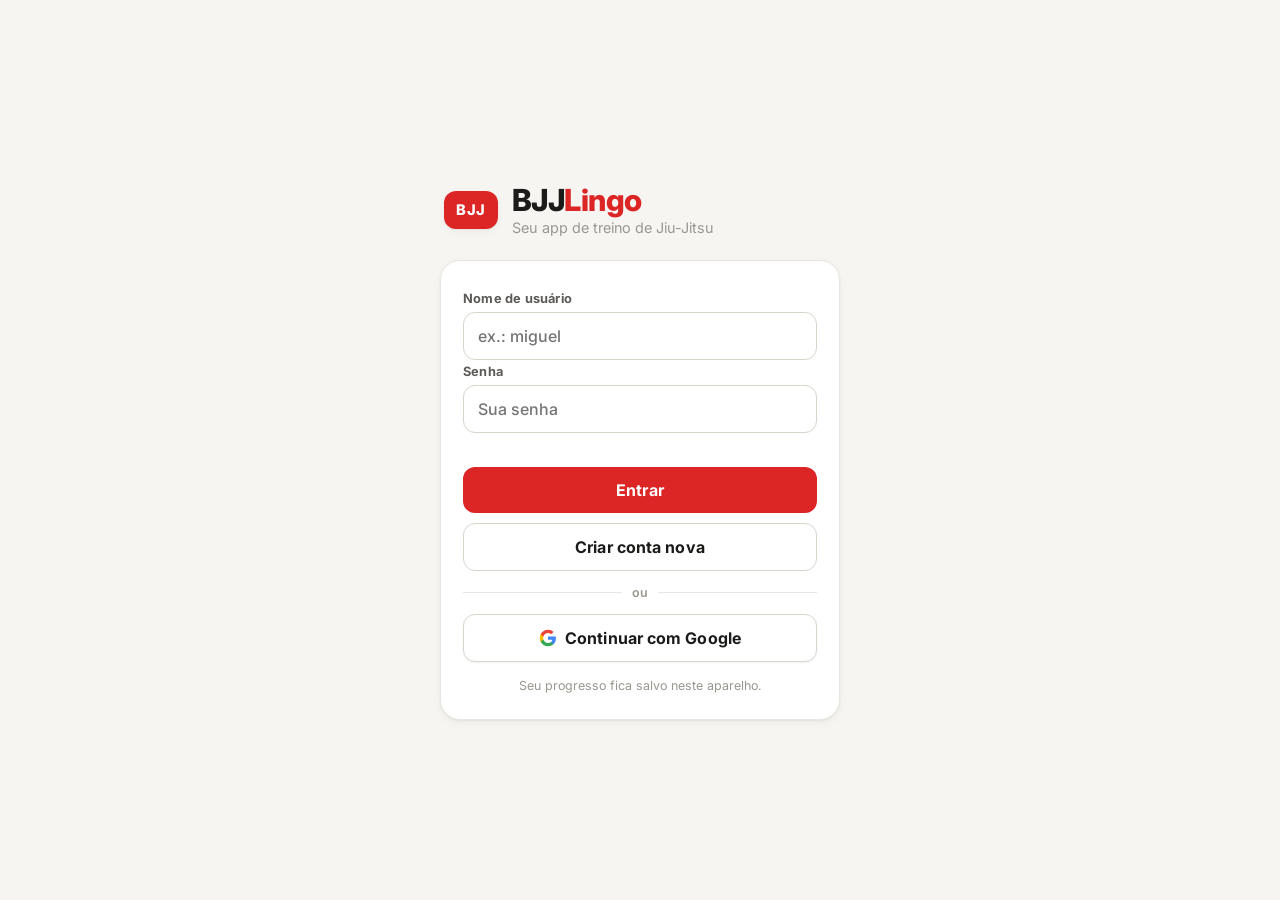
<file: index.html>
<!DOCTYPE html>
<html lang="pt-BR">
<head>
    <meta charset="UTF-8">
    <meta name="viewport" content="width=device-width, initial-scale=1.0, viewport-fit=cover">
    <meta name="theme-color" content="#dc2626">
    <title>BJJLingo - Treino de Jiu-Jitsu</title>
    <meta name="description" content="Aprenda Jiu-Jitsu com o BJJLingo: lições em vídeo, sistema de vidas, XP, coach IA e treino solo. Seu Duolingo de Jiu-Jitsu Brasileiro.">
    <link rel="canonical" href="https://choke-code.github.io/bjjlingo/">
    <meta property="og:type" content="website">
    <meta property="og:site_name" content="BJJLingo">
    <meta property="og:title" content="BJJLingo - Treino de Jiu-Jitsu">
    <meta property="og:description" content="Aprenda Jiu-Jitsu com lições em vídeo, sistema de vidas, XP e um coach IA. Treine sozinho ou na academia.">
    <meta property="og:url" content="https://choke-code.github.io/bjjlingo/">
    <meta property="og:image" content="https://choke-code.github.io/bjjlingo/og-image.png">
    <meta property="og:locale" content="pt_BR">
    <meta name="twitter:card" content="summary">
    <meta name="twitter:title" content="BJJLingo - Treino de Jiu-Jitsu">
    <meta name="twitter:description" content="Aprenda Jiu-Jitsu com lições em vídeo, vidas, XP e um coach IA.">
    <meta name="twitter:image" content="https://choke-code.github.io/bjjlingo/og-image.png">
    <meta name="mobile-web-app-capable" content="yes">
    <meta name="application-name" content="BJJLingo">
    <meta name="apple-mobile-web-app-capable" content="yes">
    <meta name="apple-mobile-web-app-title" content="BJJLingo">
    <link rel="icon" href="data:image/svg+xml,%3Csvg xmlns='http://www.w3.org/2000/svg' viewBox='0 0 64 64'%3E%3Crect width='64' height='64' rx='14' fill='%23dc2626'/%3E%3Ctext x='32' y='43' font-family='Arial' font-size='27' font-weight='bold' fill='white' text-anchor='middle'%3EBJJ%3C/text%3E%3C/svg%3E">
    <link rel="preconnect" href="https://fonts.googleapis.com">
    <link rel="preconnect" href="https://fonts.gstatic.com" crossorigin>
    <script type="application/ld+json">
    {
      "@context": "https://schema.org",
      "@type": "WebApplication",
      "name": "BJJLingo",
      "url": "https://choke-code.github.io/bjjlingo/",
      "description": "Seu Duolingo de Jiu-Jitsu Brasileiro: aprenda Jiu-Jitsu com lições em vídeo, sistema de vidas, XP e coach IA.",
      "applicationCategory": "EducationalApplication",
      "operatingSystem": "Any",
      "inLanguage": "pt-BR"
    }
    </script>
    <link rel="stylesheet" href="styles.css?v=19">
    <link href="https://fonts.googleapis.com/css2?family=Inter:wght@400;500;600;700;800&display=swap" rel="stylesheet">
    <link href="https://fonts.googleapis.com/css2?family=Press+Start+2P&family=Orbitron:wght@600;800&display=swap" rel="stylesheet">
</head>
<body>

<!-- ============ LOGIN ============ -->
<div id="loginScreen">
    <div class="login-inner">
        <div class="login-brand">
            <span class="mark-mark">BJJ</span>
            <div>
                <h1 class="wordmark">BJJ<span>Lingo</span></h1>
                <p class="login-tag">Seu app de treino de Jiu-Jitsu</p>
            </div>
        </div>

        <div class="login-card">
            <label class="field-label" for="loginUser">Nome de usuário</label>
            <div class="field">
                <input type="text" id="loginUser" placeholder="ex.: miguel" autocomplete="username" autocapitalize="none">
            </div>

            <label class="field-label" for="loginPass">Senha</label>
            <div class="field">
                <input type="password" id="loginPass" placeholder="Sua senha" autocomplete="current-password">
            </div>

            <div class="login-error" id="loginError"></div>

            <button class="btn btn-primary btn-block" id="btnLogin">Entrar</button>
            <button class="btn btn-secondary btn-block" id="btnCreateAccount">Criar conta nova</button>

            <div class="or-divider"><span>ou</span></div>

            <button class="btn btn-google btn-block" id="btnGoogle">
                <svg viewBox="0 0 24 24" width="18" height="18" aria-hidden="true"><path fill="#4285F4" d="M22.56 12.25c0-.78-.07-1.53-.2-2.25H12v4.26h5.92c-.26 1.37-1.04 2.53-2.21 3.31v2.77h3.57c2.08-1.92 3.28-4.74 3.28-8.09z"/><path fill="#34A853" d="M12 23c2.97 0 5.46-.98 7.28-2.66l-3.57-2.77c-.98.66-2.23 1.06-3.71 1.06-2.86 0-5.29-1.93-6.16-4.53H2.18v2.84C3.99 20.53 7.7 23 12 23z"/><path fill="#FBBC05" d="M5.84 14.09c-.22-.66-.35-1.36-.35-2.09s.13-1.43.35-2.09V7.07H2.18C1.43 8.55 1 10.22 1 12s.43 3.45 1.18 4.93l2.85-2.22.81-.62z"/><path fill="#EA4335" d="M12 5.38c1.62 0 3.06.56 4.21 1.64l3.15-3.15C17.45 2.09 14.97 1 12 1 7.7 1 3.99 3.47 2.18 7.07l3.66 2.84c.87-2.6 3.3-4.53 6.16-4.53z"/></svg>
                Continuar com Google
            </button>
            <div id="googleButton"></div>

            <p class="login-hint">Seu progresso fica salvo neste aparelho.</p>
        </div>
    </div>
</div>

<!-- ============ APP ============ -->
<div id="app">

    <header class="topbar">
        <div class="brand">
            <span class="mark mark-sm">BJJ</span>
            <span class="wordmark">BJJ<span>Lingo</span></span>
        </div>
        <div class="topbar-right">
            <div class="hearts" id="hearts"></div>
            <div class="pill" title="Pontos de XP">
                <svg viewBox="0 0 24 24" width="15" height="15" fill="#f59e0b"><path d="M12 2l2.9 6.3 6.9.8-5.1 4.7 1.4 6.8-6.1-3.4-6.1 3.4 1.4-6.8L2.2 9.1l6.9-.8z"/></svg>
                <span class="pill-num" id="xpCount">0</span>
            </div>
            <div class="pill" title="Sequencia de treino">
                <svg viewBox="0 0 24 24" width="15" height="15" fill="#f97316"><path d="M13.5.67s.74 2.65.74 4.8c0 2.06-1.35 3.73-3.41 3.73-2.07 0-3.63-1.67-3.63-3.73l.03-.36C5.21 7.51 4 10.62 4 14c0 4.42 3.58 8 8 8s8-3.58 8-8C20 8.61 17.41 3.8 13.5.67zM11.71 19c-1.78 0-3.22-1.4-3.22-3.14 0-1.62 1.05-2.76 2.81-3.12 1.77-.36 3.6-1.21 4.62-2.58.39 1.29.59 2.65.59 4.04 0 2.65-2.15 4.8-4.8 4.8z"/></svg>
                <span class="pill-num" id="streakCount">0</span>
            </div>
        </div>
    </header>

    <!-- ============ MTA INICIAL ============ -->
    <main class="page" id="pageHome">
        <section class="home-head">
            <div class="avatar" id="homeAvatar">A</div>
            <div class="home-head-text">
                <h1 class="greeting" id="userName">Oi!</h1>
                <p class="sub">Vamos treinar hoje?</p>
                <div class="home-tags" id="beltRow"></div>
            </div>
        </section>

        <section class="card today-card" id="todayCard" style="display:none">
            <div class="card-icon-tile red-soft" id="todayIcon">
                <svg viewBox="0 0 24 24" width="22" height="22" fill="none" stroke="currentColor" stroke-width="2" stroke-linecap="round" stroke-linejoin="round"><rect x="2" y="9" width="3" height="6"/><rect x="19" y="9" width="3" height="6"/><line x1="5" y1="12" x2="19" y2="12"/><line x1="9" y1="9" x2="9" y2="15"/><line x1="15" y1="9" x2="15" y2="15"/></svg>
            </div>
            <div class="card-text">
                <h2 id="todayTitle">Hoje tem aula!</h2>
                <p id="todaySub">Marque como foi a aula.</p>
                <div class="today-actions" id="todayActions">
                    <button class="btn btn-green" id="btnWent">Fui a aula!</button>
                    <button class="btn btn-danger-soft" id="btnMissed">Faltei</button>
                </div>
            </div>
        </section>

        <section class="card plan-card" id="planCard">
            <div class="card-head-row">
                <div class="section-kicker">PLANO DE HOJE</div>
                <span class="muted-sm" title="Sequencia de planos completos">Foguinho <b id="planStreak">0</b></span>
            </div>
            <div class="plan-progress-wrap">
                <div class="progress-bar plan-bar" id="planBar"><div class="progress-fill" id="planProgress" style="width:0%"></div></div>
                <span class="muted-sm" id="planCount">0/5</span>
            </div>
            <p class="plan-date">Toque em cada drill para concluir. Nos vídeos, assista e repita os movimentos.</p>
            <div class="plan-list" id="planList"></div>
            <button class="btn btn-primary btn-block" id="btnRerollPlan">Gerar outro plano</button>
        </section>

        <section class="card continue-card" id="continueCard">
            <div class="section-kicker">CONTINUE SEU TREINO</div>
            <h2 class="card-title">De onde parou</h2>
            <div class="continue-row">
                <span class="lesson-play" id="continueIcon">
                    <svg viewBox="0 0 24 24" width="18" height="18" fill="currentColor"><path d="M8 5v14l11-7z"/></svg>
                </span>
                <div class="continue-info" id="continueInfo">
                    <strong id="nextLessonTitle">Posição atual</strong>
                    <span id="nextLessonText">Carregando...</span>
                </div>
                <span class="lesson-check" id="continueCheck" style="display:none">
                    <svg viewBox="0 0 24 24" width="20" height="20" fill="none" stroke="currentColor" stroke-width="3" stroke-linecap="round" stroke-linejoin="round"><path d="M20 6 9 17l-5-5"/></svg>
                </span>
            </div>
            <div class="progress-bar"><div class="progress-fill" id="continueProgress" style="width:0%"></div></div>
            <button class="btn btn-primary btn-block" id="btnContinue">Comecar licao</button>
        </section>

        <section class="card progress-card">
            <div class="card-head-row">
                <div class="section-kicker">SEU PROGRESSO</div>
                <span class="muted-sm" id="homeProgressText">0%</span>
            </div>
            <p class="card-title" id="homeProgressLabel">Curso de posicoes</p>
            <div class="progress-bar lg"><div class="progress-fill" id="homeProgressFill" style="width:0%"></div></div>
        </section>

        <section class="stats-grid">
            <div class="stat-tile">
                <span class="stat-ic red-soft"><svg viewBox="0 0 24 24" width="18" height="18" fill="none" stroke="currentColor" stroke-width="2" stroke-linecap="round" stroke-linejoin="round"><circle cx="12" cy="12" r="9"/><path d="M12 7v5l3 2"/></svg></span>
                <strong id="statLessons">0</strong>
                <span class="stat-label">lições</span>
            </div>
            <div class="stat-tile">
                <span class="stat-ic green-soft"><svg viewBox="0 0 24 24" width="18" height="18" fill="none" stroke="currentColor" stroke-width="2" stroke-linecap="round" stroke-linejoin="round"><path d="M20 6 9 17l-5-5"/></svg></span>
                <strong id="statAttended">0</strong>
                <span class="stat-label">presenças</span>
            </div>
            <div class="stat-tile">
                <span class="stat-ic amber-soft"><svg viewBox="0 0 24 24" width="18" height="18" fill="currentColor"><path d="M13.5.67s.74 2.65.74 4.8c0 2.06-1.35 3.73-3.41 3.73-2.07 0-3.63-1.67-3.63-3.73l.03-.36C5.21 7.51 4 10.62 4 14c0 4.42 3.58 8 8 8s8-3.58 8-8C20 8.61 17.41 3.8 13.5.67z"/></svg></span>
                <strong id="statStreak">0</strong>
                <span class="stat-label">sequencia</span>
            </div>
            <div class="stat-tile">
                <span class="stat-ic blue-soft"><svg viewBox="0 0 24 24" width="18" height="18" fill="none" stroke="currentColor" stroke-width="2" stroke-linecap="round" stroke-linejoin="round"><path d="M16 4h2a2 2 0 0 1 2 2v14a2 2 0 0 1-2 2H6a2 2 0 0 1-2-2V6a2 2 0 0 1 2-2h2"/><rect x="8" y="2" width="8" height="4" rx="1"/></svg></span>
                <strong id="statMissed">0</strong>
                <span class="stat-label">faltas</span>
            </div>
        </section>

        <section class="card path-card">
            <div class="card-head-row">
                <div class="section-kicker">SUA TRILHA</div>
                <span class="muted-sm" id="pathCount">0/0</span>
            </div>
            <div class="learning-path" id="learningPath"></div>
        </section>
    </main>

    <!-- ============ TREINO ============ -->
    <main class="page" id="pageLearn">
        <div class="page-head">
            <h2 class="page-title" id="learnTitle">Posicoes</h2>
            <p class="page-sub" id="learnSub">Complete as lições e evolua</p>
        </div>
        <div class="search-box">
            <svg class="search-ic-svg" viewBox="0 0 24 24" width="20" height="20" fill="none" stroke="currentColor" stroke-width="2.2" stroke-linecap="round"><circle cx="11" cy="11" r="8"/><path d="m21 21-4.3-4.3"/></svg>
            <input id="searchInput" type="search" placeholder="Buscar técnicas e posições (ex.: guarda, raspagem...)" autocomplete="off" />
        </div>
        <div class="search-results" id="searchResults" style="display:none"></div>
        <div id="unitsContainer"></div>
    </main>

    <!-- ============ HISTORICO ============ -->
    <main class="page" id="pageHistory">
        <div class="page-head">
            <h2 class="page-title">Historico</h2>
            <p class="page-sub">Presenças, faltas e recuperações</p>
        </div>
        <div id="historyList"></div>
        <div class="card empty-card" id="historyEmpty" style="display:none">
            <p>Nenhum registro ainda. Marque sua primeira aula!</p>
        </div>
    </main>

    <!-- ============ AJUSTES ============ -->
    <main class="page" id="pageSettings">
        <div class="page-head">
            <h2 class="page-title">Ajustes</h2>
            <p class="page-sub">Seu perfil e preferências de treino</p>
        </div>

        <section class="card profile-card">
            <div class="avatar avatar-xl" id="settingsAvatar">A</div>
            <div class="profile-text">
                <strong id="settingsProfileName">Aluno</strong>
                <span id="settingsProfileBelt">Sem faixa definida</span>
            </div>
        </section>

        <section class="card settings-section">
            <div class="section-kicker">CONTA</div>
            <div class="set-row">
                <label class="field-label" for="setName">Seu nome</label>
                <div class="field"><input type="text" id="setName" placeholder="Seu nome"></div>
            </div>
            <div class="set-row">
                <label class="field-label" for="setProf">Professor</label>
                <div class="field"><input type="text" id="setProf" placeholder="Nome do professor"></div>
            </div>
        </section>

        <section class="card settings-section">
            <div class="section-kicker">PERFIL DE FAIXA</div>
            <div class="set-opt">
                <div class="set-opt-text"><strong>Faixa</strong><span>Categoria do seu treino</span></div>
                <div class="segmented segmented-row" id="setJuvenil">
                    <button class="seg-btn" data-val="0">Adulto</button>
                    <button class="seg-btn" data-val="1">Juvenil</button>
                </div>
            </div>
            <div class="belt-selector" id="setBelt"></div>

            <div class="set-opt">
                <div class="set-opt-text"><strong>Forma de treino</strong><span>Como você treina no dia a dia</span></div>
                <div class="segmented segmented-row" id="setMode">
                    <button class="seg-btn" data-val="partner">Com parceiro</button>
                    <button class="seg-btn" data-val="solo">Sozinho</button>
                </div>
            </div>

            <div class="set-opt">
                <div class="set-opt-text"><strong>Dias de aula</strong><span>Quando você treina na semana</span></div>
                <div class="days-selector" id="daysSelector"></div>
            </div>

            <div class="set-opt">
                <div class="set-opt-text"><strong>Visual do app</strong><span>Modo claro ou escuro</span></div>
                <div class="segmented segmented-row" id="setTheme">
                    <button class="seg-btn" data-val="light">Claro</button>
                    <button class="seg-btn" data-val="dark">Escuro</button>
                </div>
            </div>
        </section>

        <button class="btn btn-primary btn-block" id="btnSaveSettings">Salvar alteracoes</button>

        <section class="card danger-zone">
            <button class="btn btn-outline btn-block" id="btnLogout">Sair da conta</button>
            <button class="btn btn-outline-red btn-block" id="btnReset">Zerar progresso</button>
        </section>
    </main>

    <nav class="bottom-nav">
        <button class="nav-btn active" data-page="home">
            <svg viewBox="0 0 24 24" width="22" height="22" fill="none" stroke="currentColor" stroke-width="2" stroke-linecap="round" stroke-linejoin="round"><path d="M3 10.8 12 3l9 7.8"/><path d="M5 9.5V21h14V9.5"/></svg>
            <span>Inicio</span>
        </button>
        <button class="nav-btn" data-page="learn">
            <svg viewBox="0 0 24 24" width="22" height="22" fill="none" stroke="currentColor" stroke-width="2" stroke-linecap="round" stroke-linejoin="round"><rect x="2" y="9" width="3" height="6"/><rect x="19" y="9" width="3" height="6"/><line x1="5" y1="12" x2="19" y2="12"/><line x1="9" y1="9" x2="9" y2="15"/><line x1="15" y1="9" x2="15" y2="15"/></svg>
            <span>Treino</span>
        </button>
        <button class="nav-btn" data-page="history">
            <svg viewBox="0 0 24 24" width="22" height="22" fill="none" stroke="currentColor" stroke-width="2" stroke-linecap="round" stroke-linejoin="round"><circle cx="12" cy="12" r="9"/><path d="M12 7v5l3 2"/></svg>
            <span>Historico</span>
        </button>
        <button class="nav-btn" data-page="settings">
            <svg viewBox="0 0 24 24" width="22" height="22" fill="none" stroke="currentColor" stroke-width="2" stroke-linecap="round" stroke-linejoin="round"><line x1="4" y1="7" x2="20" y2="7"/><circle cx="9" cy="7" r="2.3" fill="#fff"/><line x1="4" y1="17" x2="20" y2="17"/><circle cx="15" cy="17" r="2.3" fill="#fff"/></svg>
            <span>Ajustes</span>
        </button>
    </nav>

    <!-- LICAO -->
    <div class="modal-overlay" id="lessonModal">
        <div class="modal">
            <button class="modal-close" id="btnLessonClose">
                <svg viewBox="0 0 24 24" width="22" height="22" fill="none" stroke="currentColor" stroke-width="2.2" stroke-linecap="round"><path d="M18 6 6 18M6 6l12 12"/></svg>
            </button>
            <div class="modal-icon" id="lessonIcon">&#129718;</div>
            <span class="chip-meta" id="lessonUnitTitle"></span>
            <h2 id="lessonTitle"></h2>
            <p id="lessonDesc"></p>
            <div class="video-wrapper" id="videoWrapper"></div>
            <div class="video-note" id="videoNote"></div>
            <button class="btn btn-primary btn-block" id="btnCompleteLesson">Concluir licao (+10 XP)</button>
        </div>
    </div>

    <!-- TEORIA (TRILHA 2) -->
    <div class="modal-overlay" id="theoryModal">
        <div class="modal theory-modal">
            <button class="modal-close" id="btnTheoryClose">
                <svg viewBox="0 0 24 24" width="22" height="22" fill="none" stroke="currentColor" stroke-width="2.2" stroke-linecap="round"><path d="M18 6 6 18M6 6l12 12"/></svg>
            </button>
            <span class="chip-meta" id="theoryUnitTitle"></span>
            <h2 class="theory-title"><span id="theoryIcon"></span> <span id="theoryTitle"></span></h2>
            <div class="theory-img" id="theoryImg"></div>
            <div class="theory-text" id="theoryText"></div>
            <div class="theory-block" id="theoryBlock">
                <strong id="theoryBlockLabel">Dicas para lembrar no treino:</strong>
                <ul id="theoryTips"></ul>
            </div>
            <button class="btn btn-primary btn-block" id="btnCompleteTheory">Concluir teoria (+10 XP)</button>
        </div>
    </div>

    <!-- AVISO -->
    <div class="modal-overlay" id="disclaimerModal">
        <div class="modal">
            <div class="modal-icon">
                <svg viewBox="0 0 24 24" width="46" height="46" fill="none" stroke="#d97706" stroke-width="2" stroke-linecap="round" stroke-linejoin="round"><path d="M10.29 3.86 1.82 18a2 2 0 0 0 1.71 3h16.94a2 2 0 0 0 1.71-3L13.71 3.86a2 2 0 0 0-3.42 0z"/><line x1="12" y1="9" x2="12" y2="13"/><line x1="12" y1="17" x2="12.01" y2="17"/></svg>
            </div>
            <h2>Aviso importante de treino</h2>
            <p>Antes de comecar, leia com atencao:</p>
            <div class="disclaimer-list">
                <p>1. Aqueça sempre antes de treinar (5-10 min).</p>
                <p>2. Respeite os limites do seu corpo. Diferente não é mais fraco.</p>
                <p>3. Nunca aplique técnicas em ninguém sem supervisão do professor.</p>
                <p>4. Pare imediatamente se sentir dor ou desconforto no pescoço, joelhos ou costas.</p>
                <p>5. Em caso de qualquer problema, consulte um profissional de saúde.</p>
            </div>
            <button class="btn btn-primary btn-block" id="btnDisclaimerOk">Entendi, continuar</button>
        </div>
    </div>

    <!-- COACH -->
    <div class="modal-overlay" id="aiModal">
        <div class="modal chat-modal">
            <div class="chat-header">
                <div class="ai-avatar">AI</div>
                <div>
                    <strong>Coach IA</strong>
                    <p>Coach pessoal de treino</p>
                </div>
            </div>
            <div class="chat-body" id="chatBody"></div>
            <div class="chat-input-row">
                <input type="text" id="chatInput" placeholder="Escreva sua resposta...">
                <button class="btn btn-primary" id="btnChatSend">Enviar</button>
            </div>
        </div>
    </div>

    <!-- ONBOARDING -->
    <div class="modal-overlay" id="onboardModal">
        <div class="modal">
            <div class="onboard-steps">
                <span class="ob-step active" data-step="1">1</span>
                <span class="ob-step" data-step="2">2</span>
                <span class="ob-step" data-step="3">3</span>
                <span class="ob-step" data-step="4">4</span>
            </div>
            <div class="onboard-icon">
                <svg viewBox="0 0 24 24" width="46" height="46" fill="none" stroke="#dc2626" stroke-width="2" stroke-linecap="round" stroke-linejoin="round"><path d="M12 2c1 4-2 5-2 8a3 3 0 0 0 6 0c0-1-.5-2-1-2.5C16 10 18 12 18 15a6 6 0 1 1-12 0c0-4 3-6 6-13z"/></svg>
            </div>

            <div class="ob-pane active" data-pane="1">
                <h2>Bem-vindo ao BJJLingo!</h2>
                <p>Seu treino personalizado de Jiu-Jitsu. Deixe eu te conhecer melhor.</p>
                <label class="field-label" for="obName">Como você se chama?</label>
                <div class="field"><input type="text" id="obName" placeholder="Seu nome"></div>
                <label class="field-label" for="obProf">Quem é seu professor?</label>
                <div class="field"><input type="text" id="obProf" placeholder="Nome do professor"></div>
            </div>

            <div class="ob-pane" data-pane="2">
                <h2>Você é juvenil ou adulto?</h2>
                <p>As faixas mudam conforme sua idade.</p>
                <div class="big-options">
                    <button class="big-opt" data-age="adult"><span class="big-opt-icon"><svg viewBox="0 0 24 24" width="26" height="26" fill="none" stroke="currentColor" stroke-width="2" stroke-linecap="round" stroke-linejoin="round"><circle cx="12" cy="7" r="4"/><path d="M5 21v-2a7 7 0 0 1 14 0v2"/></svg></span><strong>Adulto</strong></button>
                    <button class="big-opt" data-age="juvenil"><span class="big-opt-icon"><svg viewBox="0 0 24 24" width="26" height="26" fill="none" stroke="currentColor" stroke-width="2" stroke-linecap="round" stroke-linejoin="round"><circle cx="12" cy="8" r="4"/><path d="M12 12v6"/><path d="M10 18h4"/><path d="M6 12a6 6 0 0 0 0 6"/></svg></span><strong>Juvenil</strong></button>
                </div>
            </div>

            <div class="ob-pane" data-pane="3">
                <h2>Qual é a sua faixa?</h2>
                <p id="obeltsub">Selecione sua faixa atual.</p>
                <div class="belt-selector big" id="obBelts"></div>
            </div>

            <div class="ob-pane" data-pane="4">
                <h2>Como você vai treinar?</h2>
                <p>Se treinar sozinho, vou te mostrar vídeos de treino solo.</p>
                <div class="big-options">
                    <button class="big-opt" data-mode="partner"><span class="big-opt-icon"><svg viewBox="0 0 24 24" width="26" height="26" fill="none" stroke="currentColor" stroke-width="2" stroke-linecap="round" stroke-linejoin="round"><circle cx="9" cy="7" r="4"/><path d="M4 21v-2a5 5 0 0 1 10 0v2"/><path d="M16 11a4 4 0 0 1 0 8"/><path d="M20 21v-2a4 4 0 0 0-1.2-2.8"/></svg></span><strong>Com parceiro</strong><small>Vídeos de técnicas em dupla</small></button>
                    <button class="big-opt" data-mode="solo"><span class="big-opt-icon"><svg viewBox="0 0 24 24" width="26" height="26" fill="none" stroke="currentColor" stroke-width="2" stroke-linecap="round" stroke-linejoin="round"><circle cx="12" cy="7" r="4"/><path d="M5 21v-2a7 7 0 0 1 14 0v2"/></svg></span><strong>Sozinho</strong><small>Vídeos de treino solo em casa</small></button>
                </div>
            </div>

            <button class="btn btn-primary btn-block" id="btnOnboardNext">Continuar</button>
        </div>
    </div>

    <!-- GOOGLE SETUP -->
    <div class="modal-overlay" id="googleSetupModal">
        <div class="modal">
            <button class="modal-close" id="btnGoogleSetupClose">
                <svg viewBox="0 0 24 24" width="22" height="22" fill="none" stroke="currentColor" stroke-width="2.2" stroke-linecap="round"><path d="M18 6 6 18M6 6l12 12"/></svg>
            </button>
            <div class="modal-icon">
                <svg viewBox="0 0 24 24" width="44" height="44" fill="none" stroke="#dc2626" stroke-width="2" stroke-linecap="round" stroke-linejoin="round"><circle cx="13" cy="4" r="2"/><path d="M18 21v-5l-2-3.5V7"/><path d="M8 21v-5l2-3.5V5a2 2 0 0 1 4 0v7"/></svg>
            </div>
            <h2>Login com Google</h2>
            <p>Para ativar, cole seu OAuth Client ID no <strong>script.js</strong> (variavel <code>GOOGLE_CLIENT_ID</code>).</p>
            <ol class="setup-steps">
                <li>Acesse <strong>console.cloud.google.com</strong> e crie um projeto.</li>
                <li>Crie uma <strong>tela de consentimento OAuth</strong> (tipo Externo).</li>
                <li>Crie um <strong>Client ID OAuth</strong> tipo &quot;Aplicativo Web&quot;.</li>
                <li>Adicione a origem autorizada: <code>https://choke-code.github.io</code>.</li>
                <li>Copie o Client ID para o <code>script.js</code> e salve.</li>
                <li>Abra via servidor local (<code>python -m http.server 8000</code>) ou pelo GitHub Pages.</li>
            </ol>
            <button class="btn btn-primary btn-block" id="btnGoogleSetupOk">Entendi</button>
        </div>
    </div>

    <div id="toast"></div>
</div>
<script src="script.js?v=19"></script>
</body>
</html>
</file>
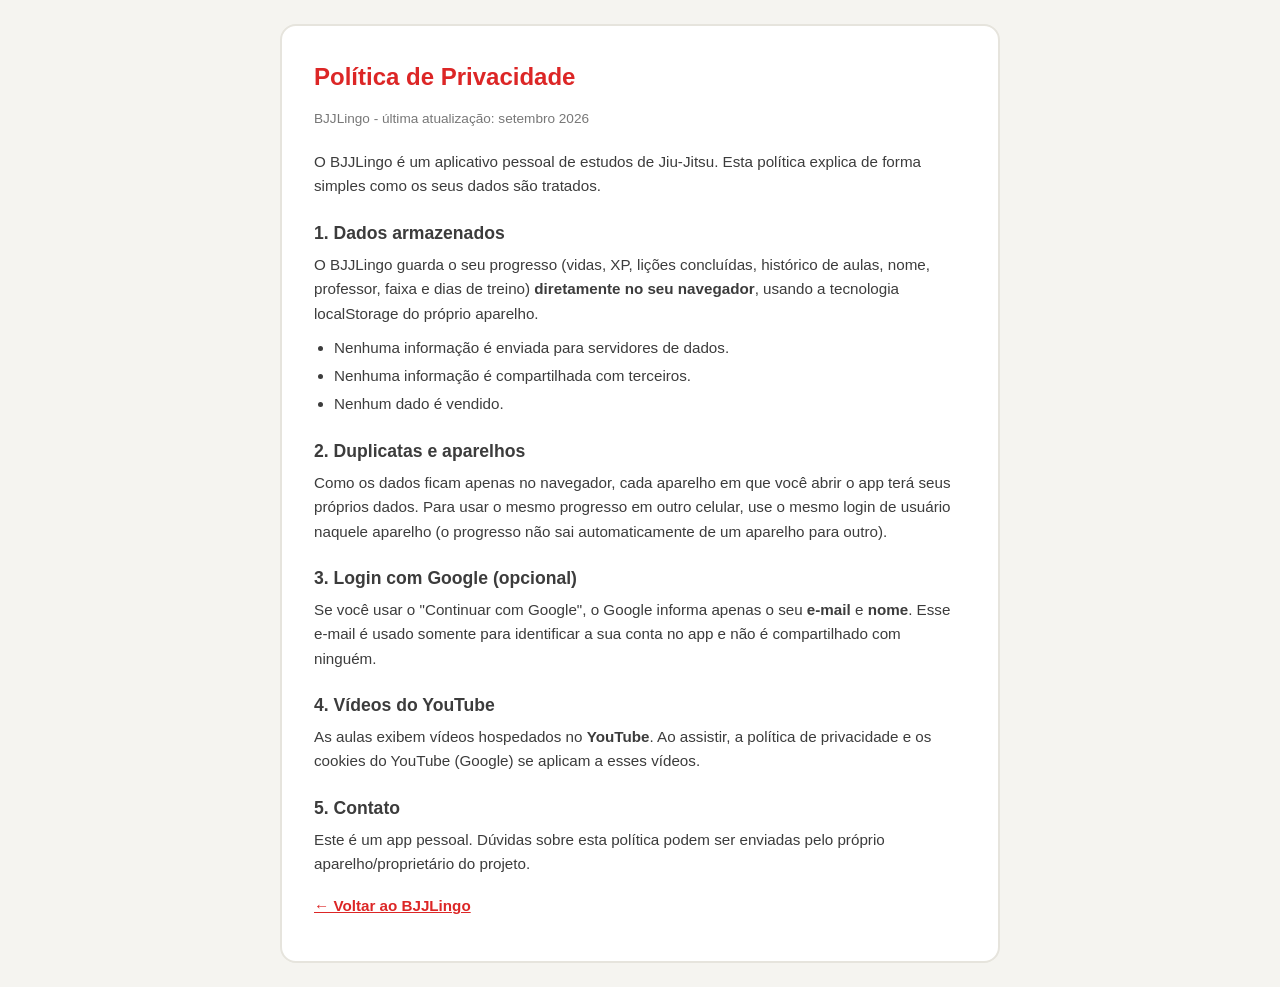
<file: privacidade.html>
﻿<!DOCTYPE html>
<html lang="pt-BR">
<head>
    <meta charset="UTF-8">
    <meta name="viewport" content="width=device-width, initial-scale=1.0">
    <title>Política de Privacidade - BJJLingo</title>
    <meta name="robots" content="noindex">
    <style>
        *{margin:0;padding:0;box-sizing:border-box}
        body{font-family:'Segoe UI',Arial,sans-serif;background:#f5f4f0;color:#3c3c3c;padding:24px;line-height:1.6}
        .wrap{max-width:720px;margin:0 auto;background:#fff;border:2px solid #e6e4dd;border-radius:16px;padding:32px}
        h1{font-size:1.5rem;margin-bottom:12px;color:#dc2626}
        h2{font-size:1.1rem;margin-top:20px;margin-bottom:6px}
        p{font-size:.95rem;margin-bottom:10px}
        ul{margin:0 0 10px 20px}
        li{font-size:.95rem;margin-bottom:4px}
        .date{color:#777;font-size:.85rem;margin-bottom:20px}
    </style>
</head>
<body>
    <div class="wrap">
        <h1>Política de Privacidade</h1>
        <div class="date">BJJLingo - última atualização: setembro 2026</div>

        <p>O BJJLingo é um aplicativo pessoal de estudos de Jiu-Jitsu. Esta política explica de forma simples como os seus dados são tratados.</p>

        <h2>1. Dados armazenados</h2>
        <p>O BJJLingo guarda o seu progresso (vidas, XP, lições concluídas, histórico de aulas, nome, professor, faixa e dias de treino) <strong>diretamente no seu navegador</strong>, usando a tecnologia localStorage do próprio aparelho.</p>
        <ul>
            <li>Nenhuma informação é enviada para servidores de dados.</li>
            <li>Nenhuma informação é compartilhada com terceiros.</li>
            <li>Nenhum dado é vendido.</li>
        </ul>

        <h2>2. Duplicatas e aparelhos</h2>
        <p>Como os dados ficam apenas no navegador, cada aparelho em que você abrir o app terá seus próprios dados. Para usar o mesmo progresso em outro celular, use o mesmo login de usuário naquele aparelho (o progresso não sai automaticamente de um aparelho para outro).</p>

        <h2>3. Login com Google (opcional)</h2>
        <p>Se você usar o "Continuar com Google", o Google informa apenas o seu <strong>e-mail</strong> e <strong>nome</strong>. Esse e-mail é usado somente para identificar a sua conta no app e não é compartilhado com ninguém.</p>

        <h2>4. Vídeos do YouTube</h2>
        <p>As aulas exibem vídeos hospedados no <strong>YouTube</strong>. Ao assistir, a política de privacidade e os cookies do YouTube (Google) se aplicam a esses vídeos.</p>

        <h2>5. Contato</h2>
        <p>Este é um app pessoal. Dúvidas sobre esta política podem ser enviadas pelo próprio aparelho/proprietário do projeto.</p>
        <p style="margin-top:18px"><a href="index.html" style="color:#dc2626;font-weight:700">&#8592; Voltar ao BJJLingo</a></p>
    </div>
</body>
</html>
</file>
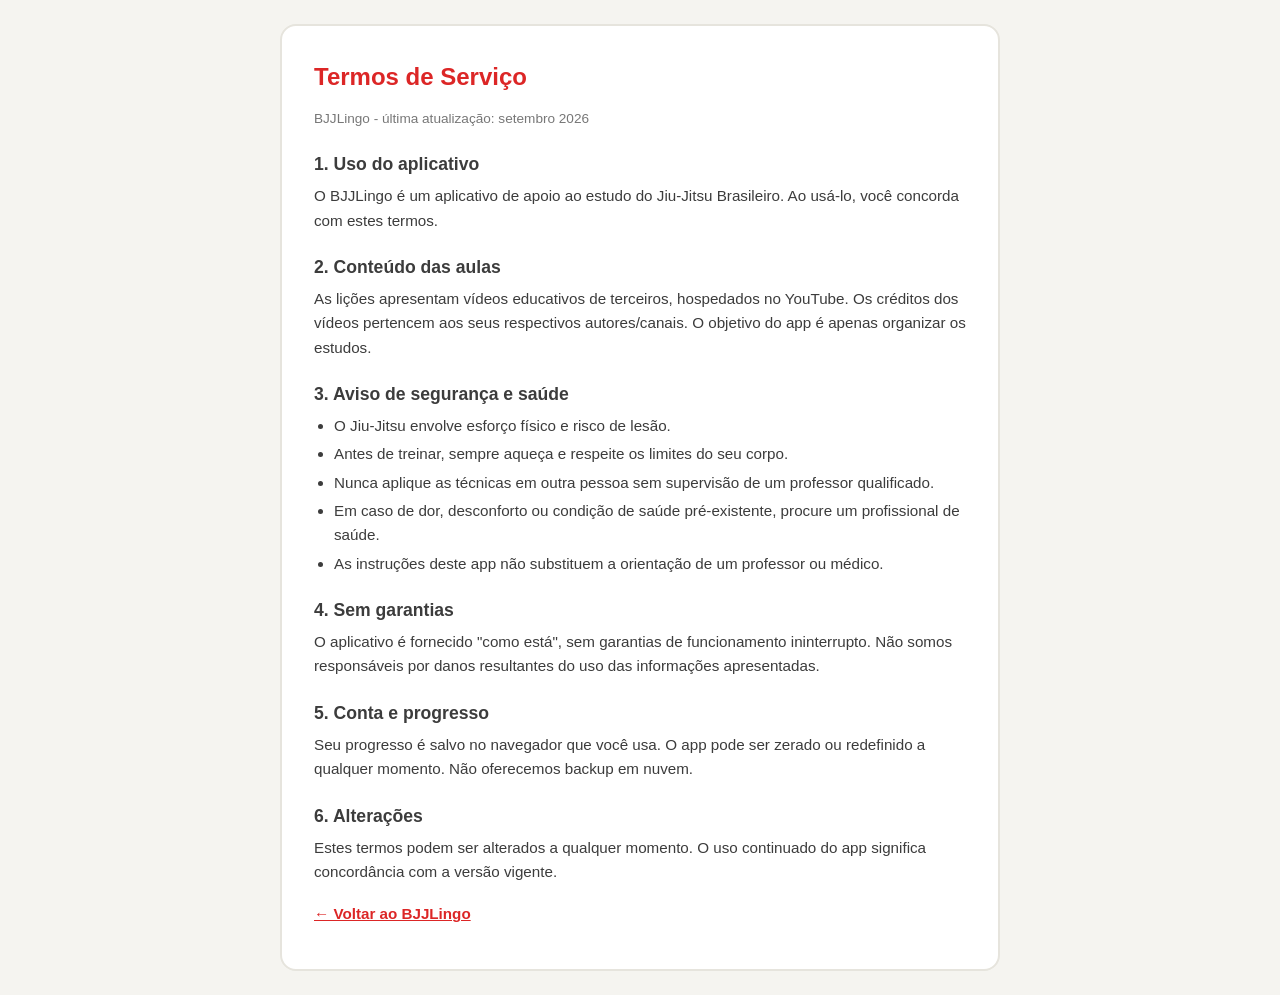
<file: termos.html>
﻿<!DOCTYPE html>
<html lang="pt-BR">
<head>
    <meta charset="UTF-8">
    <meta name="viewport" content="width=device-width, initial-scale=1.0">
    <title>Termos de Serviço - BJJLingo</title>
    <meta name="robots" content="noindex">
    <style>
        *{margin:0;padding:0;box-sizing:border-box}
        body{font-family:'Segoe UI',Arial,sans-serif;background:#f5f4f0;color:#3c3c3c;padding:24px;line-height:1.6}
        .wrap{max-width:720px;margin:0 auto;background:#fff;border:2px solid #e6e4dd;border-radius:16px;padding:32px}
        h1{font-size:1.5rem;margin-bottom:12px;color:#dc2626}
        h2{font-size:1.1rem;margin-top:20px;margin-bottom:6px}
        p{font-size:.95rem;margin-bottom:10px}
        ul{margin:0 0 10px 20px}
        li{font-size:.95rem;margin-bottom:4px}
        .date{color:#777;font-size:.85rem;margin-bottom:20px}
    </style>
</head>
<body>
    <div class="wrap">
        <h1>Termos de Serviço</h1>
        <div class="date">BJJLingo - última atualização: setembro 2026</div>

        <h2>1. Uso do aplicativo</h2>
        <p>O BJJLingo é um aplicativo de apoio ao estudo do Jiu-Jitsu Brasileiro. Ao usá-lo, você concorda com estes termos.</p>

        <h2>2. Conteúdo das aulas</h2>
        <p>As lições apresentam vídeos educativos de terceiros, hospedados no YouTube. Os créditos dos vídeos pertencem aos seus respectivos autores/canais. O objetivo do app é apenas organizar os estudos.</p>

        <h2>3. Aviso de segurança e saúde</h2>
        <ul>
            <li>O Jiu-Jitsu envolve esforço físico e risco de lesão.</li>
            <li>Antes de treinar, sempre aqueça e respeite os limites do seu corpo.</li>
            <li>Nunca aplique as técnicas em outra pessoa sem supervisão de um professor qualificado.</li>
            <li>Em caso de dor, desconforto ou condição de saúde pré-existente, procure um profissional de saúde.</li>
            <li>As instruções deste app não substituem a orientação de um professor ou médico.</li>
        </ul>

        <h2>4. Sem garantias</h2>
        <p>O aplicativo é fornecido "como está", sem garantias de funcionamento ininterrupto. Não somos responsáveis por danos resultantes do uso das informações apresentadas.</p>

        <h2>5. Conta e progresso</h2>
        <p>Seu progresso é salvo no navegador que você usa. O app pode ser zerado ou redefinido a qualquer momento. Não oferecemos backup em nuvem.</p>

        <h2>6. Alterações</h2>
        <p>Estes termos podem ser alterados a qualquer momento. O uso continuado do app significa concordância com a versão vigente.</p>
        <p style="margin-top:18px"><a href="index.html" style="color:#dc2626;font-weight:700">&#8592; Voltar ao BJJLingo</a></p>
    </div>
</body>
</html>
</file>
<file: styles.css>
﻿*{margin:0;padding:0;box-sizing:border-box}
:root{
    --bg:#f6f5f2;
    --surface:#ffffff;
    --border:#e8e6e1;
    --border-strong:#d9d5cd;
    --text:#1c1b1a;
    --text-2:#5c5a57;
    --text-3:#9a9790;
    --red:#dc2626;
    --red-dark:#b91c1c;
    --red-soft:#fdeaea;
    --green:#16a34a;
    --green-dark:#15803d;
    --green-soft:#e7f5ec;
    --amber:#f59e0b;
    --amber-soft:#fdf1dc;
    --blue-soft:#e8effd;
    --radius:16px;
    --radius-sm:12px;
    --shadow:0 1px 2px rgba(28,27,26,.05),0 3px 10px rgba(28,27,26,.04);
    --shadow-lg:0 6px 24px rgba(28,27,26,.10);
}
html,body{height:100%}
body{font-family:'Inter',-apple-system,BlinkMacSystemFont,'Segoe UI',Roboto,Arial,sans-serif;background:var(--bg);color:var(--text);overflow-x:hidden;-webkit-font-smoothing:antialiased}
#app{max-width:480px;margin:0 auto;min-height:100vh;padding-bottom:96px;position:relative}

/* ---------- BOTOES ---------- */
.btn{border:none;border-radius:12px;font-family:'Inter',sans-serif;font-weight:700;font-size:1rem;padding:13px 18px;cursor:pointer;transition:transform .06s ease,background .15s ease;letter-spacing:.1px;display:inline-flex;align-items:center;justify-content:center;gap:8px}
.btn:active{transform:translateY(1px)}
.btn:disabled{opacity:.7;cursor:not-allowed}
.btn-green:disabled{background:var(--green-dark)}
.btn-primary{background:var(--red);color:#fff}
.btn-primary:hover{background:var(--red-dark)}
.btn-secondary{background:var(--surface);color:var(--text);border:1.5px solid var(--border-strong)}
.btn-secondary:hover{border-color:var(--text-3)}
.btn-green{background:var(--green);color:#fff;flex:2}
.btn-green:hover{background:var(--green-dark)}
.btn-danger-soft{background:var(--red-soft);color:var(--red);flex:1;font-weight:800}
.btn-danger-soft:hover{background:#fbdcdc}
.btn-outline{background:transparent;color:var(--text-2);border:1.5px solid var(--border-strong)}
.btn-outline-red{background:transparent;color:var(--red);border:1.5px solid var(--red)}
.btn-outline:hover{border-color:var(--text-3)}
.btn-outline-red:hover{background:var(--red-soft)}
.btn-block{width:100%;display:flex;box-sizing:border-box}

/* ---------- CAMPOS ---------- */
.field-label{display:block;font-size:.8rem;font-weight:700;color:var(--text-2);margin:14px 0 6px;letter-spacing:.2px}
.field input,.form-field input,.chat-input-row input{border:1.5px solid var(--border-strong);border-radius:12px;padding:13px 14px;font-family:'Inter',sans-serif;font-weight:500;font-size:1rem;width:100%;outline:none;background:var(--surface);color:var(--text);transition:border-color .15s}
.field input:focus,.chat-input-row input:focus{border-color:var(--red)}

/* ---------- CHIPS / SEGMENTADOS ---------- */
.segmented{display:flex;background:#f1f0ec;border-radius:12px;padding:4px;gap:4px}
.segmented-row{margin-top:10px}
.seg-btn{flex:1;padding:11px 8px;border:none;border-radius:9px;background:transparent;font-family:'Inter',sans-serif;font-weight:700;font-size:.86rem;cursor:pointer;color:var(--text-3);transition:all .15s}
.seg-btn.active{background:var(--surface);color:var(--text);box-shadow:0 1px 3px rgba(28,27,26,.10)}
.days-selector{display:flex;flex-wrap:wrap;gap:8px;margin-top:12px}
.day-chip{padding:10px 13px;border:1.5px solid var(--border-strong);border-radius:10px;font-weight:700;font-size:.82rem;cursor:pointer;background:var(--surface);color:var(--text-2);transition:all .15s;user-select:none}
.day-chip.on{background:var(--red);border-color:var(--red);color:#fff}
.belt-selector{display:flex;flex-wrap:wrap;gap:8px;margin-top:14px}
.belt-selector.big{justify-content:center}
.belt-chip{display:inline-flex;align-items:center;gap:8px;border:1.5px solid var(--border-strong);border-radius:30px;padding:9px 14px;background:var(--surface);font-family:'Inter',sans-serif;font-weight:700;font-size:.84rem;cursor:pointer;user-select:none;transition:all .15s;color:var(--text)}
.belt-chip-dot{width:15px;height:15px;border-radius:50%;background:var(--belt-color);border:1.5px solid var(--border-strong)}
.belt-chip.active{border-color:var(--red);box-shadow:0 0 0 3px rgba(220,38,38,.12)}

/* ---------- LOGIN ---------- */
#loginScreen{position:fixed;inset:0;background:var(--bg);display:flex;align-items:center;justify-content:center;overflow-y:auto;z-index:300;padding:24px}
.login-inner{width:100%;max-width:400px;display:flex;flex-direction:column;gap:24px}
.login-brand{display:flex;align-items:center;gap:14px;padding:4px 4px 0}
.mark-mark{background:var(--red);color:#fff;font-weight:800;font-size:.92rem;letter-spacing:.5px;border-radius:12px;padding:10px 12px;box-shadow:var(--shadow)}
.wordmark{font-size:1.9rem;font-weight:800;letter-spacing:-.5px;line-height:1.1}
.wordmark span{color:var(--red)}
.login-tag{color:var(--text-3);font-size:.9rem;margin-top:2px}
.login-card{background:var(--surface);border:1px solid var(--border);border-radius:20px;padding:26px 22px;box-shadow:var(--shadow)}
.login-card .field-label{margin-top:4px}
.login-card .btn{margin-bottom:10px}
.login-error{color:var(--red);font-weight:600;font-size:.84rem;min-height:20px;margin:4px 0 10px}
.login-card #googleButton{display:flex;justify-content:center;margin-bottom:2px}
.login-hint{color:var(--text-3);font-size:.78rem;text-align:center;margin-top:6px}

/* ---------- BRAND + TOPBAR ---------- */
.brand{display:flex;align-items:center;gap:10px}
.mark{background:var(--red);color:#fff;font-weight:800;font-size:.8rem;letter-spacing:.5px;border-radius:10px;padding:7px 9px}
.mark-sm{font-size:.72rem;padding:6px 8px}
.brand .wordmark{font-size:1.25rem}
.topbar{position:sticky;top:0;z-index:50;background:var(--bg);padding:14px 20px 12px;display:flex;align-items:center;justify-content:space-between;border-bottom:1px solid var(--border)}
.topbar-right{display:flex;align-items:center;gap:8px}
.pill{background:var(--surface);border:1px solid var(--border);border-radius:14px;padding:5px 10px;font-weight:800;font-size:.82rem;display:flex;align-items:center;gap:5px;color:var(--text-2)}
.pill svg{flex-shrink:0}
.hearts{display:flex;gap:2px;align-items:center;margin-right:2px}
.heart{display:inline-flex;color:var(--red);transition:all .3s}
.heart.lost{color:#d9d5cd;transform:scale(.9)}
.heart svg{width:19px;height:19px}

/* ---------- PAGINAS ---------- */
.page{display:none;padding:18px 20px;animation:fadeIn .22s ease}
.page.active{display:block}
@keyframes fadeIn{from{opacity:0;transform:translateY(6px)}to{opacity:1;transform:none}}
.page-head{margin-bottom:16px}
.page-title{font-size:1.45rem;font-weight:800;letter-spacing:-.3px}
.page-sub{color:var(--text-2);font-weight:500;font-size:.92rem;margin-top:2px}

/* ---------- HOME ---------- */
.home-head{display:flex;align-items:center;gap:14px;margin-bottom:18px}
.avatar{width:48px;height:48px;border-radius:50%;background:var(--red);color:#fff;display:flex;align-items:center;justify-content:center;font-weight:800;font-size:1.15rem;flex-shrink:0}
.avatar-xl{width:60px;height:60px;font-size:1.5rem}
.home-head-text h1{font-size:1.6rem;font-weight:800;letter-spacing:-.5px;line-height:1.15}
.home-head-text .sub{color:var(--text-2);font-weight:500;font-size:.92rem}
.home-tags{display:flex;align-items:center;gap:8px;margin-top:8px}
.belt-badge{display:inline-flex;align-items:center;justify-content:center;border:1.5px solid var(--border-strong);border-radius:30px;padding:5px 13px;font-weight:800;font-size:.78rem;letter-spacing:.3px}
.juvenil-tag{background:var(--amber-soft);color:#92600a;border:1.5px solid #f2ddb0;border-radius:30px;padding:4px 11px;font-weight:700;font-size:.72rem}
.no-belt{color:var(--text-3);font-size:.8rem}

.card{background:var(--surface);border:1px solid var(--border);border-radius:var(--radius);padding:18px;margin-bottom:14px;box-shadow:var(--shadow)}
.section-kicker{font-size:.7rem;font-weight:700;color:var(--text-3);letter-spacing:1.2px;text-transform:uppercase}
.card-title{font-size:1.05rem;font-weight:800;margin-bottom:4px;letter-spacing:-.2px}
.muted-sm{color:var(--text-3);font-size:.8rem;font-weight:600}

.today-card{display:flex;gap:14px;align-items:flex-start}
.card-icon-tile{width:44px;height:44px;border-radius:12px;display:flex;align-items:center;justify-content:center;flex-shrink:0}
.red-soft{background:var(--red-soft);color:var(--red)}
.green-soft{background:var(--green-soft);color:var(--green)}
.amber-soft{background:var(--amber-soft);color:var(--amber)}
.blue-soft{background:var(--blue-soft);color:#2563eb}
.card-text{flex:1}
.card-text h2{font-size:1.05rem;font-weight:800;margin-bottom:3px}
.card-text>p{color:var(--text-2);font-weight:500;font-size:.88rem}
.today-actions{display:flex;gap:10px;margin-top:13px}

.continue-row{display:flex;align-items:center;gap:12px;padding:2px 0 14px}
.lesson-play{width:40px;height:40px;border-radius:12px;background:var(--red);color:#fff;display:flex;align-items:center;justify-content:center;flex-shrink:0}
.continue-info{flex:1;min-width:0}
.continue-info strong{display:block;font-size:.95rem;font-weight:800}
.continue-info span{color:var(--text-2);font-size:.84rem;font-weight:500}
.lesson-check{color:var(--green);flex-shrink:0}

.progress-bar{height:8px;background:#f1f0ec;border-radius:99px;overflow:hidden;margin:0 0 14px}
.progress-bar.lg{height:10px;margin:6px 0 2px}
.progress-fill{height:100%;background:var(--red);border-radius:99px;transition:width .4s ease}

.stats-grid{display:grid;grid-template-columns:repeat(4,1fr);gap:10px;margin-bottom:14px}
.stat-tile{background:var(--surface);border:1px solid var(--border);border-radius:var(--radius-sm);padding:12px 8px;text-align:center;box-shadow:var(--shadow)}
.stat-ic{width:32px;height:32px;border-radius:10px;display:flex;align-items:center;justify-content:center;margin:0 auto 7px}
.stat-tile strong{font-size:1.25rem;font-weight:800;display:block;line-height:1.1}
.stat-label{color:var(--text-3);font-size:.66rem;font-weight:600}

.card-head-row{display:flex;align-items:center;justify-content:space-between;margin-bottom:6px}
.path-card .learning-path{display:flex;gap:8px;overflow-x:auto;padding:4px 2px 6px;scrollbar-width:none}
.learning-path::-webkit-scrollbar{display:none}
.path-chip{display:flex;flex-direction:column;align-items:center;gap:5px;flex-shrink:0;width:64px;padding:10px 6px;border:1.5px solid var(--border);border-radius:12px;background:var(--surface);cursor:pointer;transition:border-color .15s,transform .1s}
.path-chip:active{transform:scale(.96)}
.path-chip .path-ic{width:34px;height:34px;border-radius:10px;display:flex;align-items:center;justify-content:center;font-size:1.15rem}
.path-chip .path-seed{color:var(--text-3);font-size:.7rem;font-weight:600}
.path-chip.done .path-ic{background:var(--green-soft);color:var(--green)}
.path-chip.now{border-color:var(--red);box-shadow:0 0 0 3px rgba(220,38,38,.10)}
.path-chip.now .path-ic{background:var(--red-soft);color:var(--red)}

/* ---------- TREINO (UNITS) ---------- */
.unit-card{background:var(--surface);border:1px solid var(--border);border-radius:var(--radius);padding:18px;margin-bottom:14px;box-shadow:var(--shadow)}
.unit-head{display:flex;align-items:center;gap:12px;margin-bottom:14px}
.unit-icon{width:46px;height:46px;border-radius:12px;display:flex;align-items:center;justify-content:center;font-size:1.5rem;flex-shrink:0}
.unit-title{font-weight:800;font-size:1.05rem;letter-spacing:-.2px}
.unit-progress{color:var(--text-3);font-size:.8rem;font-weight:600}
.unit-lessons{display:flex;flex-direction:column;gap:8px}
.lesson-row{display:flex;align-items:center;gap:12px;padding:11px 12px;border:1.5px solid var(--border);border-radius:var(--radius-sm);cursor:pointer;transition:all .15s;background:var(--surface)}
.lesson-row:hover{border-color:var(--text-3)}
.lesson-row.next{border-color:var(--red);background:#fffafa;box-shadow:0 0 0 3px rgba(220,38,38,.08)}
.lesson-row.completed{opacity:.62}
.lesson-num{width:30px;height:30px;border-radius:50%;background:#f1f0ec;display:flex;align-items:center;justify-content:center;font-weight:800;font-size:.82rem;flex-shrink:0;color:var(--text-2)}
.lesson-row.completed .lesson-num{background:var(--green);color:#fff}
.lesson-row.next .lesson-num{background:var(--red);color:#fff}
.lesson-info{flex:1;min-width:0}
.lesson-info strong{display:block;font-size:.92rem;font-weight:700}
.lesson-info span{color:var(--text-2);font-size:.8rem;font-weight:500;display:-webkit-box;-webkit-line-clamp:1;-webkit-box-orient:vertical;overflow:hidden}
.lesson-check{color:var(--text-3);font-size:1.05rem;flex-shrink:0}
.lesson-row.completed .lesson-check{color:var(--green)}
.lesson-row.next .lesson-check{color:var(--red)}
.solo-banner{background:var(--blue-soft);border:1px solid #d7e4fb;border-radius:var(--radius);padding:14px 16px;margin-bottom:14px}
.solo-banner strong{display:block;font-size:.95rem;font-weight:800;margin-bottom:3px}
.solo-banner span{color:var(--text-2);font-size:.84rem;font-weight:500}

/* ---------- HISTORICO ---------- */
.history-item{display:flex;align-items:center;gap:12px;padding:12px 14px;border:1px solid var(--border);border-radius:var(--radius-sm);background:var(--surface);margin-bottom:10px;box-shadow:var(--shadow)}
.history-icon{width:34px;height:34px;border-radius:50%;display:flex;align-items:center;justify-content:center;font-size:1rem;flex-shrink:0}
.history-info{flex:1}
.history-info strong{display:block;font-size:.9rem;font-weight:800}
.history-info span{color:var(--text-2);font-size:.78rem;font-weight:500}
.history-flag{font-size:.82rem;color:var(--text-3);font-weight:600}
.went .history-icon{background:var(--green-soft);color:var(--green)}
.missed .history-icon{background:var(--red-soft);color:var(--red)}
.recover .history-icon{background:var(--amber-soft);color:var(--amber)}
.empty-card{text-align:center;color:var(--text-2);font-weight:600;padding:28px 18px}

/* ---------- AJUSTES ---------- */
.profile-card{display:flex;align-items:center;gap:14px}
.profile-text strong{display:block;font-size:1.1rem;font-weight:800;letter-spacing:-.2px}
.profile-text span{color:var(--text-2);font-size:.86rem;font-weight:500}
.settings-section{display:flex;flex-direction:column;gap:4px}
.set-row{margin-bottom:2px}
.set-opt{display:flex;flex-direction:column;padding:8px 0 6px}
.set-opt+.set-opt,.set-opt+.belt-selector{border-top:1px solid var(--border);margin-top:10px;padding-top:14px}
.set-opt-text strong{display:block;font-size:.95rem;font-weight:700}
.set-opt-text span{color:var(--text-3);font-size:.8rem;font-weight:500}
.danger-zone{display:flex;flex-direction:column;gap:10px;background:transparent;box-shadow:none}
.danger-zone .btn{width:100%}

/* ---------- NAVEGAÃ‡ÃƒO ---------- */
.bottom-nav{position:fixed;bottom:0;left:50%;transform:translateX(-50%);width:100%;max-width:480px;background:var(--surface);border-top:1px solid var(--border);display:flex;justify-content:space-around;padding:7px 0 calc(7px + env(safe-area-inset-bottom));z-index:60}
.nav-btn{background:none;border:none;display:flex;flex-direction:column;align-items:center;gap:3px;padding:4px 0;cursor:pointer;font-family:'Inter',sans-serif;color:var(--text-3);font-weight:600;font-size:.66rem;flex:1;transition:color .15s}
.nav-btn.active{color:var(--red)}
.nav-btn svg{transition:transform .1s}

/* ---------- MODAIS ---------- */
.modal-overlay{position:fixed;inset:0;background:rgba(28,27,26,.5);display:none;align-items:flex-end;justify-content:center;z-index:100}
.modal-overlay.open{display:flex;animation:fadeIn .2s}
.modal{background:var(--surface);border-radius:20px 20px 0 0;width:100%;max-width:480px;max-height:90vh;overflow-y:auto;padding:26px 22px;position:relative;animation:slideUp .28s ease}
@keyframes slideUp{from{transform:translateY(50px);opacity:0}to{transform:none;opacity:1}}
@media(min-width:600px){.modal-overlay{align-items:center}.modal{border-radius:20px}}
.modal-close{position:absolute;top:14px;right:16px;background:none;border:none;color:var(--text-2);cursor:pointer;display:flex;padding:4px}
.modal-icon{font-size:2.4rem;text-align:center;margin-bottom:8px;display:flex;justify-content:center}
.modal h2{font-weight:800;font-size:1.2rem;margin-bottom:4px;letter-spacing:-.2px;text-align:center}
.modal h3{font-weight:800;font-size:.98rem;color:var(--red);margin-bottom:6px;text-align:center}
.modal p{color:var(--text-2);font-weight:500;font-size:.9rem;margin-bottom:14px;text-align:center}
.chip-meta{display:inline-block;background:var(--red-soft);color:var(--red);font-size:.72rem;font-weight:700;border-radius:30px;padding:4px 12px;margin:0 auto 8px;text-align:center}

/* ---------- AVISO ---------- */
.disclaimer-list{background:var(--amber-soft);border:1px solid #f0dcaa;border-radius:12px;padding:14px 16px;margin-bottom:16px;text-align:left}
.disclaimer-list p{color:#7a5807;font-weight:600;font-size:.86rem;margin-bottom:8px;text-align:left}
.disclaimer-list p:last-child{margin-bottom:0}

/* ---------- LICAO / VIDEO ---------- */
.video-wrapper{position:relative;width:100%;aspect-ratio:16/9;background:#000;border-radius:14px;overflow:hidden;margin:10px 0;border:1px solid var(--border)}
.video-wrapper iframe{position:absolute;top:0;left:0;width:100%;height:100%;border:none}
.video-placeholder{position:absolute;inset:0;display:flex;flex-direction:column;align-items:center;justify-content:center;gap:10px;background:#141414;color:#fff;cursor:pointer}
.video-placeholder .play-btn{width:56px;height:56px;border-radius:50%;background:var(--red);display:flex;align-items:center;justify-content:center;box-shadow:0 2px 14px rgba(220,38,38,.45);transition:transform .15s;padding-left:3px}
.video-placeholder:hover .play-btn{transform:scale(1.08)}
.video-placeholder .vid-title{font-weight:700;font-size:.95rem;padding:0 18px;text-align:center}
.video-placeholder .vid-sub{color:var(--text-3);font-size:.78rem;font-weight:500}
.video-note{color:var(--text-2);font-weight:500;font-size:.82rem;margin:8px 0 12px;text-align:center}
.video-action-btn{display:inline-flex;align-items:center;gap:6px;background:#f1f0ec;border:1px solid var(--border);border-radius:30px;padding:8px 15px;font-family:'Inter',sans-serif;font-weight:600;font-size:.82rem;cursor:pointer;color:var(--text);transition:all .15s;text-decoration:none}
.video-action-btn.youtube{background:var(--red);border-color:var(--red);color:#fff}

/* ---------- CHAT ---------- */
.chat-modal{padding:0;display:flex;flex-direction:column;height:74vh;max-height:620px}
.chat-header{display:flex;align-items:center;gap:12px;padding:16px 20px;border-bottom:1px solid var(--border)}
.ai-avatar{width:42px;height:42px;border-radius:50%;background:var(--red);color:#fff;display:flex;align-items:center;justify-content:center;font-weight:800;font-size:.85rem}
.chat-header strong{display:block;font-size:.98rem}
.chat-header p{color:var(--text-3);font-size:.8rem;margin:0;text-align:left}
.chat-body{flex:1;overflow-y:auto;padding:16px 16px 8px;display:flex;flex-direction:column;gap:10px}
.msg{max-width:84%;padding:11px 14px;border-radius:14px;font-weight:500;font-size:.9rem;line-height:1.45;white-space:pre-wrap}
.msg.ai{background:#f1f0ec;align-self:flex-start;border-bottom-left-radius:5px;color:var(--text)}
.msg.user{background:var(--red);color:#fff;align-self:flex-end;border-bottom-right-radius:5px}
.msg.typing{display:flex;gap:4px;padding:14px}
.msg.typing span{width:7px;height:7px;border-radius:50%;background:var(--text-3);animation:blink 1.2s infinite}
.msg.typing span:nth-child(2){animation-delay:.2s}
.msg.typing span:nth-child(3){animation-delay:.4s}
@keyframes blink{0%,80%,100%{opacity:.3}40%{opacity:1}}
.chips{display:flex;flex-wrap:wrap;gap:8px;padding:6px 16px}
.chip-btn{background:var(--surface);border:1.5px solid var(--border-strong);border-radius:30px;padding:9px 14px;font-family:'Inter',sans-serif;font-weight:600;font-size:.82rem;cursor:pointer;color:var(--text);transition:all .15s}
.chip-btn:hover{border-color:var(--red);color:var(--red)}
.chat-input-row{display:flex;gap:8px;padding:12px 16px 16px;border-top:1px solid var(--border)}
.chat-input-row input{width:auto;flex:1;margin-bottom:0}
.chat-input-row .btn{white-space:nowrap}

/* ---------- ONBOARDING ---------- */
.onboard-steps{display:flex;gap:8px;justify-content:center;margin-bottom:18px}
.ob-step{width:30px;height:30px;border-radius:50%;background:#f1f0ec;color:var(--text-3);display:flex;align-items:center;justify-content:center;font-weight:700;font-size:.84rem;transition:all .2s}
.ob-step.active{background:var(--red);color:#fff}
.ob-pane{display:none}
.ob-pane.active{display:block;animation:fadeIn .25s}
.onboard-icon{font-size:2.6rem;text-align:center;margin-bottom:8px;display:flex;justify-content:center}
.big-options{display:flex;flex-direction:column;gap:12px;margin:16px 0}
.big-opt{display:flex;align-items:center;gap:14px;background:var(--surface);border:1.5px solid var(--border-strong);border-radius:14px;padding:15px;cursor:pointer;text-align:left;font-family:'Inter',sans-serif;transition:all .15s}
.big-opt:hover{border-color:var(--text-3)}
.big-opt.selected{border-color:var(--red);background:#fffafa;box-shadow:0 0 0 3px rgba(220,38,38,.12)}
.big-opt-icon{color:var(--red);display:flex}
.big-opt strong{display:block;font-size:1rem;color:var(--text)}
.big-opt small{color:var(--text-2);font-weight:500;font-size:.78rem}
.setup-steps{margin:0 0 18px;padding-left:20px;text-align:left}
.setup-steps li{color:var(--text-2);font-weight:500;font-size:.86rem;margin-bottom:8px;line-height:1.5;text-align:left}
code{background:#f1f0ec;padding:2px 6px;border-radius:6px;font-family:'Consolas','Menlo',monospace;font-size:.8rem;color:var(--text)}
.or-divider{display:flex;align-items:center;gap:10px;margin:14px 0;color:var(--text-3);font-weight:600;font-size:.78rem}
.or-divider::before,.or-divider::after{content:"";flex:1;height:1px;background:var(--border)}

/* ---------- GOOGLE ---------- */
.btn-google{background:#fff;color:var(--text);border:1.5px solid var(--border-strong);box-shadow:0 1px 2px rgba(28,27,26,.06)}
.btn-google:hover{background:#f8f8f8}
.login-card #googleButton iframe,#loginScreen iframe[title]{max-width:100%}

/* ---------- TOAST / UTIL ---------- */
#toast{position:fixed;bottom:104px;left:50%;transform:translateX(-50%) translateY(16px);background:var(--text);color:#fff;font-weight:700;padding:12px 22px;border-radius:30px;opacity:0;pointer-events:none;transition:all .3s;z-index:200;font-size:.88rem;box-shadow:var(--shadow-lg);max-width:90%;text-align:center}
#toast.show{opacity:1;transform:translateX(-50%) translateY(0)}
.shake{animation:shake .4s}
@keyframes shake{0%,100%{transform:translateX(0)}25%{transform:translateX(-6px)}75%{transform:translateX(6px)}}
.pop-in{animation:popIn .4s}
@keyframes popIn{0%{transform:scale(.6);opacity:0}60%{transform:scale(1.06)}100%{transform:scale(1);opacity:1}}

/* ============ MODO ESCURO ============ */
body.dark{
    --bg:#121317;
    --surface:#1c1e23;
    --border:#2b2e35;
    --border-strong:#3a3f49;
    --text:#f1f2f5;
    --text-2:#b4b8c0;
    --text-3:#7f8490;
    --red:#e5484d;
    --red-dark:#c0392e;
    --red-soft:rgba(229,72,77,.14);
    --green:#3fb950;
    --green-dark:#2d8a3a;
    --green-soft:rgba(63,185,80,.14);
    --amber:#f5a623;
    --amber-soft:rgba(245,166,35,.14);
    --blue-soft:rgba(88,145,255,.15);
    --shadow:0 1px 2px rgba(0,0,0,.3),0 3px 10px rgba(0,0,0,.25);
    --shadow-lg:0 6px 24px rgba(0,0,0,.45);
}
body.dark .topbar{background:var(--bg)}
body.dark .bottom-nav{background:var(--surface);border-top-color:var(--border)}
body.dark .login-card{background:var(--surface)}
body.dark .pill{background:var(--surface)}
body.dark .btn-secondary{background:var(--surface);color:var(--text)}
body.dark .btn-google{background:var(--surface);color:var(--text-2);border-color:var(--border-strong)}
body.dark .segmented{background:#121419}
body.dark .seg-btn.active{background:var(--surface);color:var(--text);box-shadow:0 1px 3px rgba(0,0,0,.5)}
body.dark .field input,.form-field input,.chat-input-row input{background:var(--surface);color:var(--text);border-color:var(--border-strong)}
body.dark .lesson-num{background:#262a31;color:var(--text-2)}
body.dark .lesson-row.next{background:rgba(229,72,77,.08)}
body.dark .lesson-row.completed{opacity:.5}
body.dark .progress-bar{background:#262a31}
body.dark .msg.ai{background:#2b2e36;color:var(--text)}
body.dark .chip-btn{background:var(--surface);color:var(--text);border-color:var(--border-strong)}
body.dark .video-action-btn{background:#262a31;color:var(--text);border-color:var(--border-strong)}
body.dark .video-action-btn.youtube{background:var(--red);border-color:var(--red);color:#fff}
body.dark .ob-step{background:#262a31;color:var(--text-3)}
body.dark .onboard-steps .ob-step.active{background:var(--red);color:#fff}
body.dark .belt-chip.active,body.dark .big-opt.selected{box-shadow:0 0 0 3px rgba(229,72,77,.2)}
body.dark .solo-banner{border-color:var(--border)}
body.dark .history-item{background:var(--surface)}
body.dark #toast{background:#2b2e36;color:var(--text);border:1px solid var(--border-strong)}
body.dark .modal-overlay{background:rgba(0,0,0,.6)}
body.dark .day-chip{background:var(--surface);color:var(--text)}
body.dark .chat-header{background:var(--surface)}
body.dark .chat-body{background:var(--bg)}
body.dark .modal{background:var(--surface)}

/* ============ TRILHA 2 (TEORIA) ============ */
.theory-head{display:flex;align-items:center;gap:12px;margin:22px 0 12px;padding:16px;background:var(--surface);border:1px solid var(--border);border-radius:var(--radius);box-shadow:var(--shadow)}
.unit-icon-lg{width:48px;height:48px}
.theory-grid{display:grid;grid-template-columns:1fr 1fr;gap:10px;margin-bottom:22px}
.theory-card{display:flex;align-items:center;gap:10px;padding:13px 12px;border:1.5px solid var(--border);border-radius:var(--radius-sm);cursor:pointer;transition:all .15s;background:var(--surface)}
.theory-card:hover{border-color:var(--text-3)}
.theory-card.next{border-color:#7c3aed;background:#fbf8ff;box-shadow:0 0 0 3px rgba(124,58,237,.1)}
.theory-card.next .lesson-check{color:#7c3aed}
.theory-card.completed{opacity:.62}
.theory-card-ic{width:44px;height:44px;min-width:44px;border-radius:50%;background:var(--tc);color:#fff;display:flex;align-items:center;justify-content:center;font-size:1.3rem}
.theory-card-body{flex:1;min-width:0}
.theory-card-body strong{display:block;font-size:.88rem;font-weight:700;line-height:1.2}
.theory-card-body span{color:var(--text-2);font-size:.75rem;font-weight:600}
.theory-locked{display:flex;align-items:center;gap:14px;margin:22px 0;padding:18px 16px;border:1.5px dashed var(--border-strong);border-radius:var(--radius);background:var(--surface);color:var(--text-3)}
.locked-ic{font-size:2rem;opacity:.8}
.theory-lock-bar{height:8px;border-radius:20px;background:var(--border);margin-top:10px;overflow:hidden}
.theory-lock-fill{height:100%;border-radius:20px;background:var(--green)}
.modal.theory-modal h2.theory-title{text-align:center;font-size:1.25rem}
.theory-img{display:flex;flex-direction:column;align-items:center;margin:14px 0 4px}
.theory-img svg{width:100%;max-width:340px;height:auto;border-radius:16px;margin-top:8px}
.theory-img .tb-photo{width:100%;max-width:400px;height:auto;border-radius:16px;border:1px solid var(--border);display:block}
.theory-img .tb-credit{font-size:.68rem;color:var(--text-3);margin:4px 0 0;text-align:center}
.theory-text{margin:8px 0 4px}
.theory-text p{text-align:left;color:var(--text-2);font-weight:500;font-size:.9rem;line-height:1.5;margin-bottom:12px}
.theory-block{background:var(--green-soft);border:1px solid var(--green);border-radius:var(--radius-sm);padding:14px 16px;margin:14px 0}
.theory-block strong{color:var(--green-dark);font-size:.86rem;display:block;text-align:left}
.theory-block ul{margin:8px 0 0;padding-left:18px}
.theory-block ul li{font-size:.84rem;font-weight:600;color:var(--text-2);margin-bottom:6px;text-align:left}
.theory-block ul li::marker{color:var(--green)}
body.dark .theory-card.next{background:rgba(124,58,237,.12)}
body.dark .theory-block{border-color:var(--border-strong)}
body.dark .theory-block strong{color:var(--text)}

/* ============ BUSCA / GLOSSARIO ============ */
.search-box{display:flex;align-items:center;gap:10px;background:var(--surface);border:1.5px solid var(--border);border-radius:var(--radius);box-shadow:var(--shadow);padding:4px 14px;margin-bottom:14px}
.search-box:focus-within{border-color:var(--red);box-shadow:0 0 0 3px rgba(220,38,38,.08)}
.search-box .search-ic-svg{color:var(--text-3);flex-shrink:0}
.search-box input{border:none;outline:none;background:transparent;font-family:'Inter',sans-serif;font-size:.95rem;font-weight:600;color:var(--text);flex:1;padding:12px 0}
.search-box input::placeholder{color:var(--text-3);font-weight:500}
.search-results{background:var(--surface);border:1.5px solid var(--border);border-radius:var(--radius-sm);box-shadow:var(--shadow);padding:12px;margin-bottom:14px}
.search-title{font-weight:800;font-size:.82rem;letter-spacing:.2px;text-transform:uppercase;color:var(--text-2);margin-bottom:10px}
.search-list{display:flex;flex-direction:column;gap:8px}
.search-row{display:flex;align-items:center;gap:12px;padding:11px 12px;border:1.5px solid var(--border);border-radius:var(--radius-sm);cursor:pointer;transition:all .15s;background:var(--surface)}
.search-row:hover{border-color:var(--text-3)}
.search-ic{width:40px;height:40px;min-width:40px;border-radius:50%;background:var(--sc);color:#fff;display:flex;align-items:center;justify-content:center;font-size:1.2rem}
.search-photo{width:44px;height:44px;min-width:44px;border-radius:10px;object-fit:cover;border:1px solid var(--border);display:block}
.search-info{flex:1;min-width:0}
.search-info strong{display:block;font-size:.92rem;font-weight:700}
.search-info span{color:var(--text-2);font-size:.75rem;font-weight:700}
.search-empty{font-size:.86rem;font-weight:600;color:var(--text-2);line-height:1.6}
.search-sug{display:inline-block;background:var(--red-soft);color:var(--red);font-weight:700;padding:2px 10px;border-radius:30px;cursor:pointer;font-size:.8rem;margin:2px}
.search-sug:hover{background:var(--red);color:#fff}
body.dark .search-box input{color:var(--text)}
body.dark .search-row:hover{border-color:var(--border-strong)}
body.dark .search-title{color:var(--text-3)}

/* ============ PLANO DIARIO DE TREINO ============ */
.plan-progress-wrap{display:flex;align-items:center;gap:10px;margin-top:10px}
.plan-bar{flex:1;margin:0}
.plan-bar .progress-fill{transition:width .25s ease,background .25s ease}
.plan-bar.done .progress-fill{background:var(--green)}
.plan-date{color:var(--text-2);font-weight:500;font-size:.8rem;margin-top:4px}
.plan-list{display:flex;flex-direction:column;gap:8px;margin:12px 0 14px}
.plan-row{display:flex;align-items:center;gap:12px;padding:11px 12px;border:1.5px solid var(--border);border-radius:var(--radius-sm);cursor:pointer;background:var(--surface);transition:all .15s;user-select:none}
.plan-row:hover{border-color:var(--text-3)}
.plan-row.done{background:var(--green-soft);border-color:var(--green);opacity:.88}
.plan-check{width:26px;height:26px;min-width:26px;border-radius:50%;border:2px solid var(--border-strong);display:flex;align-items:center;justify-content:center;font-size:.9rem;color:#fff;transition:all .15s}
.plan-row.done .plan-check{background:var(--green);border-color:var(--green)}
.plan-ic{font-size:1.25rem;flex-shrink:0}
.plan-info{flex:1;min-width:0}
.plan-info strong{display:block;font-size:.9rem;font-weight:700}
.plan-info span{color:var(--text-2);font-size:.76rem;font-weight:500}
.plan-watch{background:var(--red-soft);color:var(--red);border:none;border-radius:50%;width:30px;height:30px;min-width:30px;display:flex;align-items:center;justify-content:center;cursor:pointer;flex-shrink:0;font-size:.82rem;transition:all .15s}
.plan-watch:hover{background:var(--red);color:#fff}
body.dark .plan-watch{background:rgba(229,72,77,.16);color:var(--red)}
</file>
